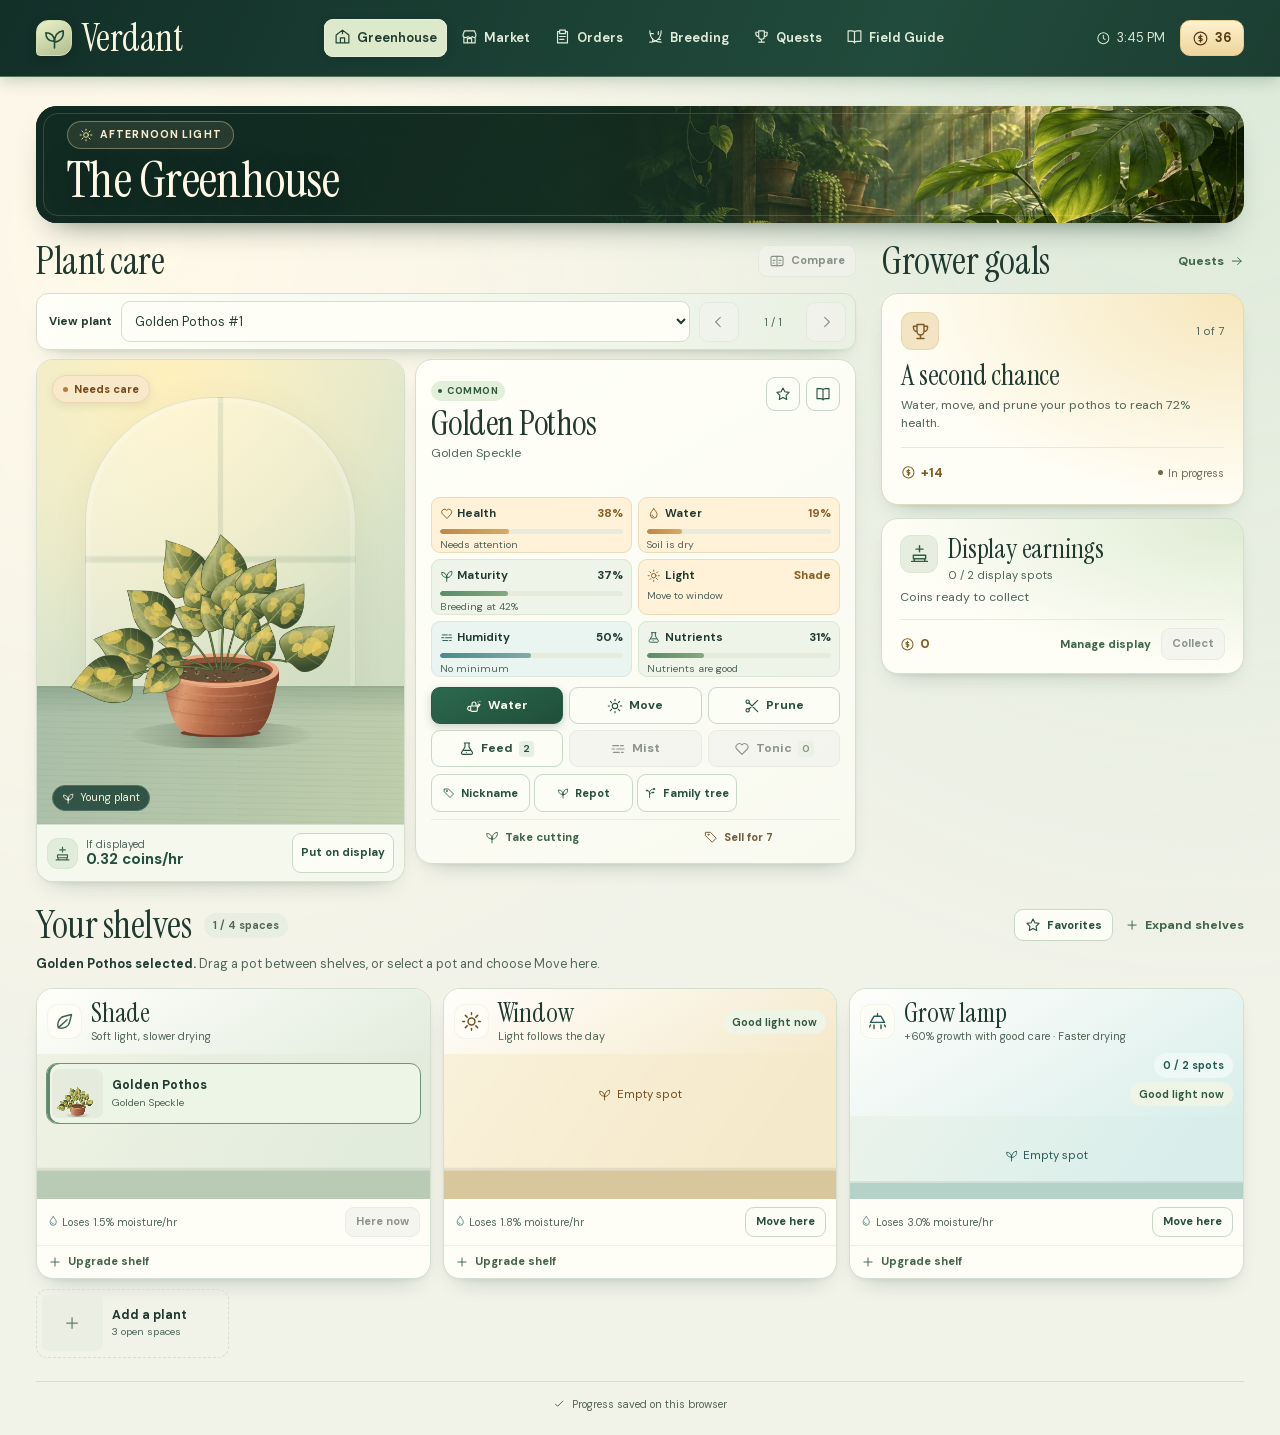
<file: index.html>
<!doctype html>
<html lang="en">
<head>
  <meta charset="utf-8">
  <meta name="viewport" content="width=device-width, initial-scale=1">
  <title>Verdant</title>
  <script>
    const game = new URL("./verdant/", window.location.href);
    game.search = window.location.search;
    game.hash = window.location.hash;
    window.location.replace(game.href);
  </script>
</head>
<body>
  <main>
    <h1>Verdant</h1>
    <p><a href="./verdant/">Open the greenhouse</a></p>
  </main>
</body>
</html>
</file>
